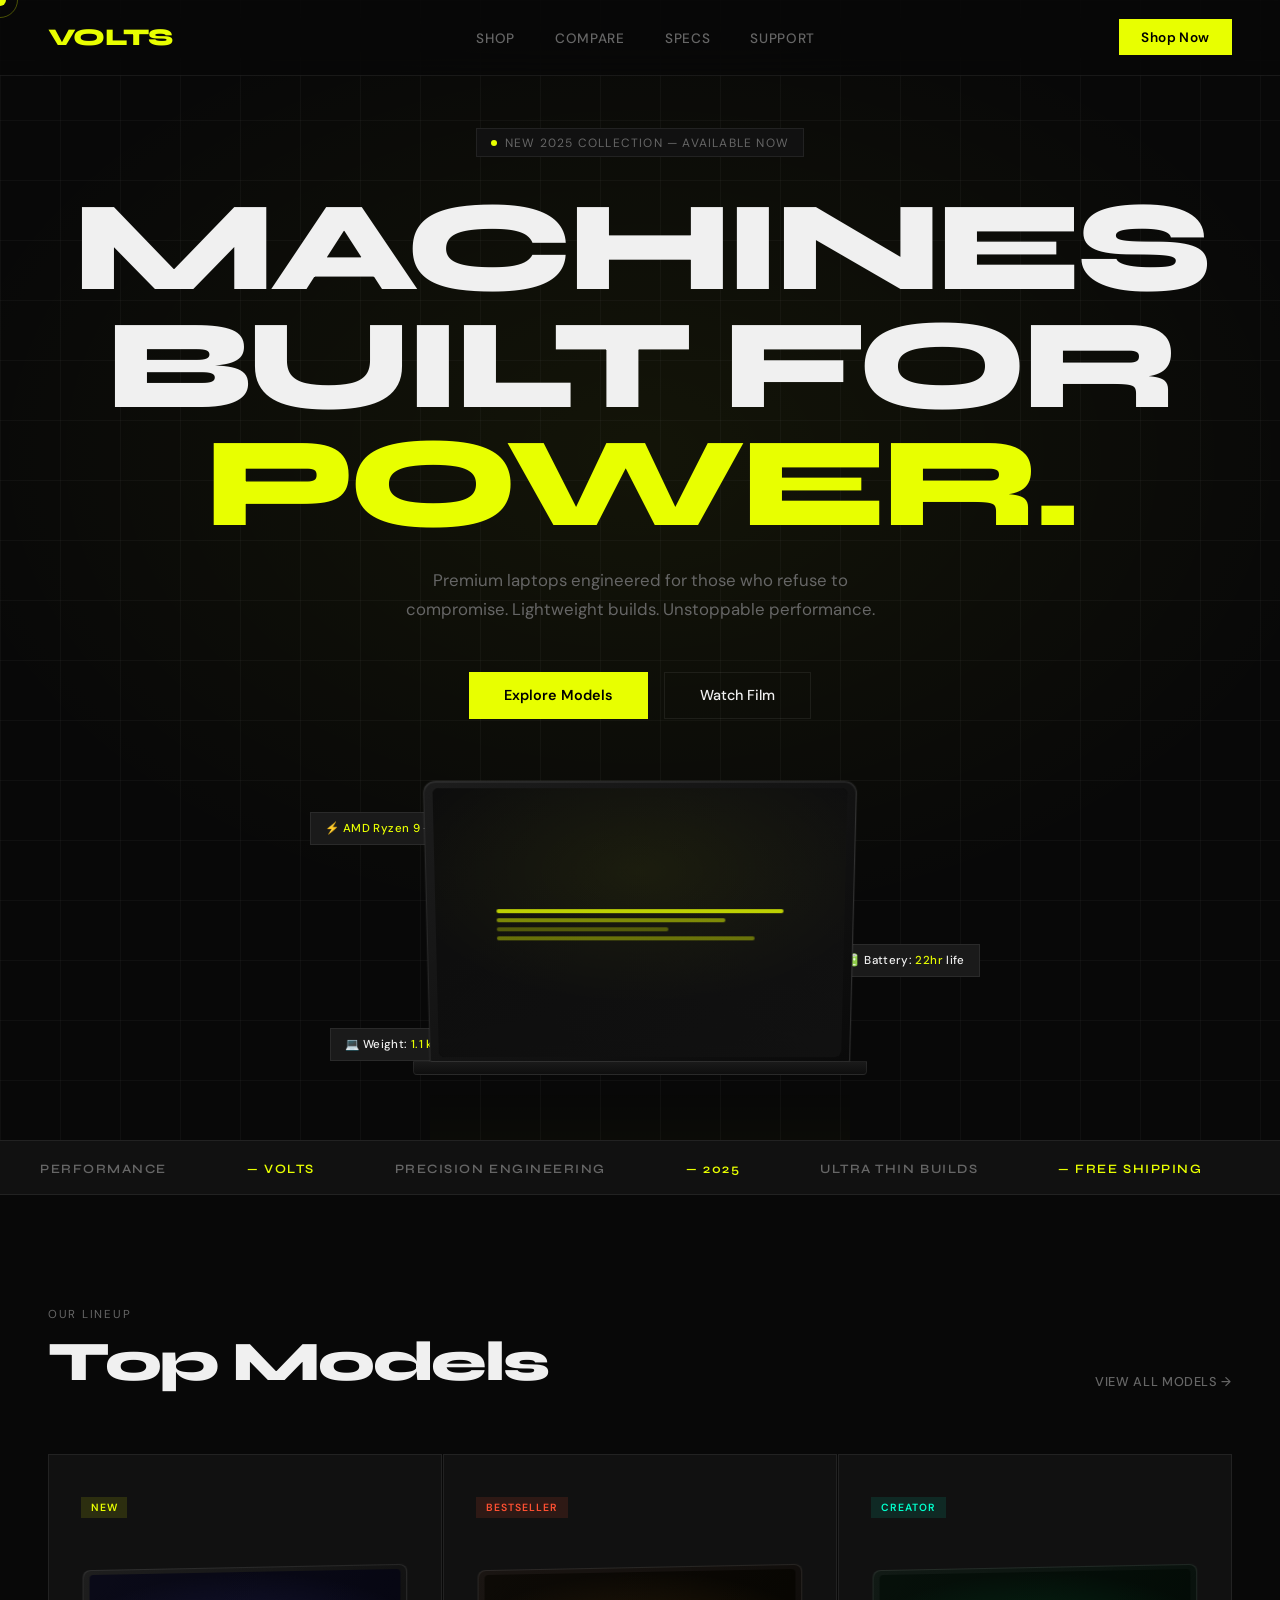
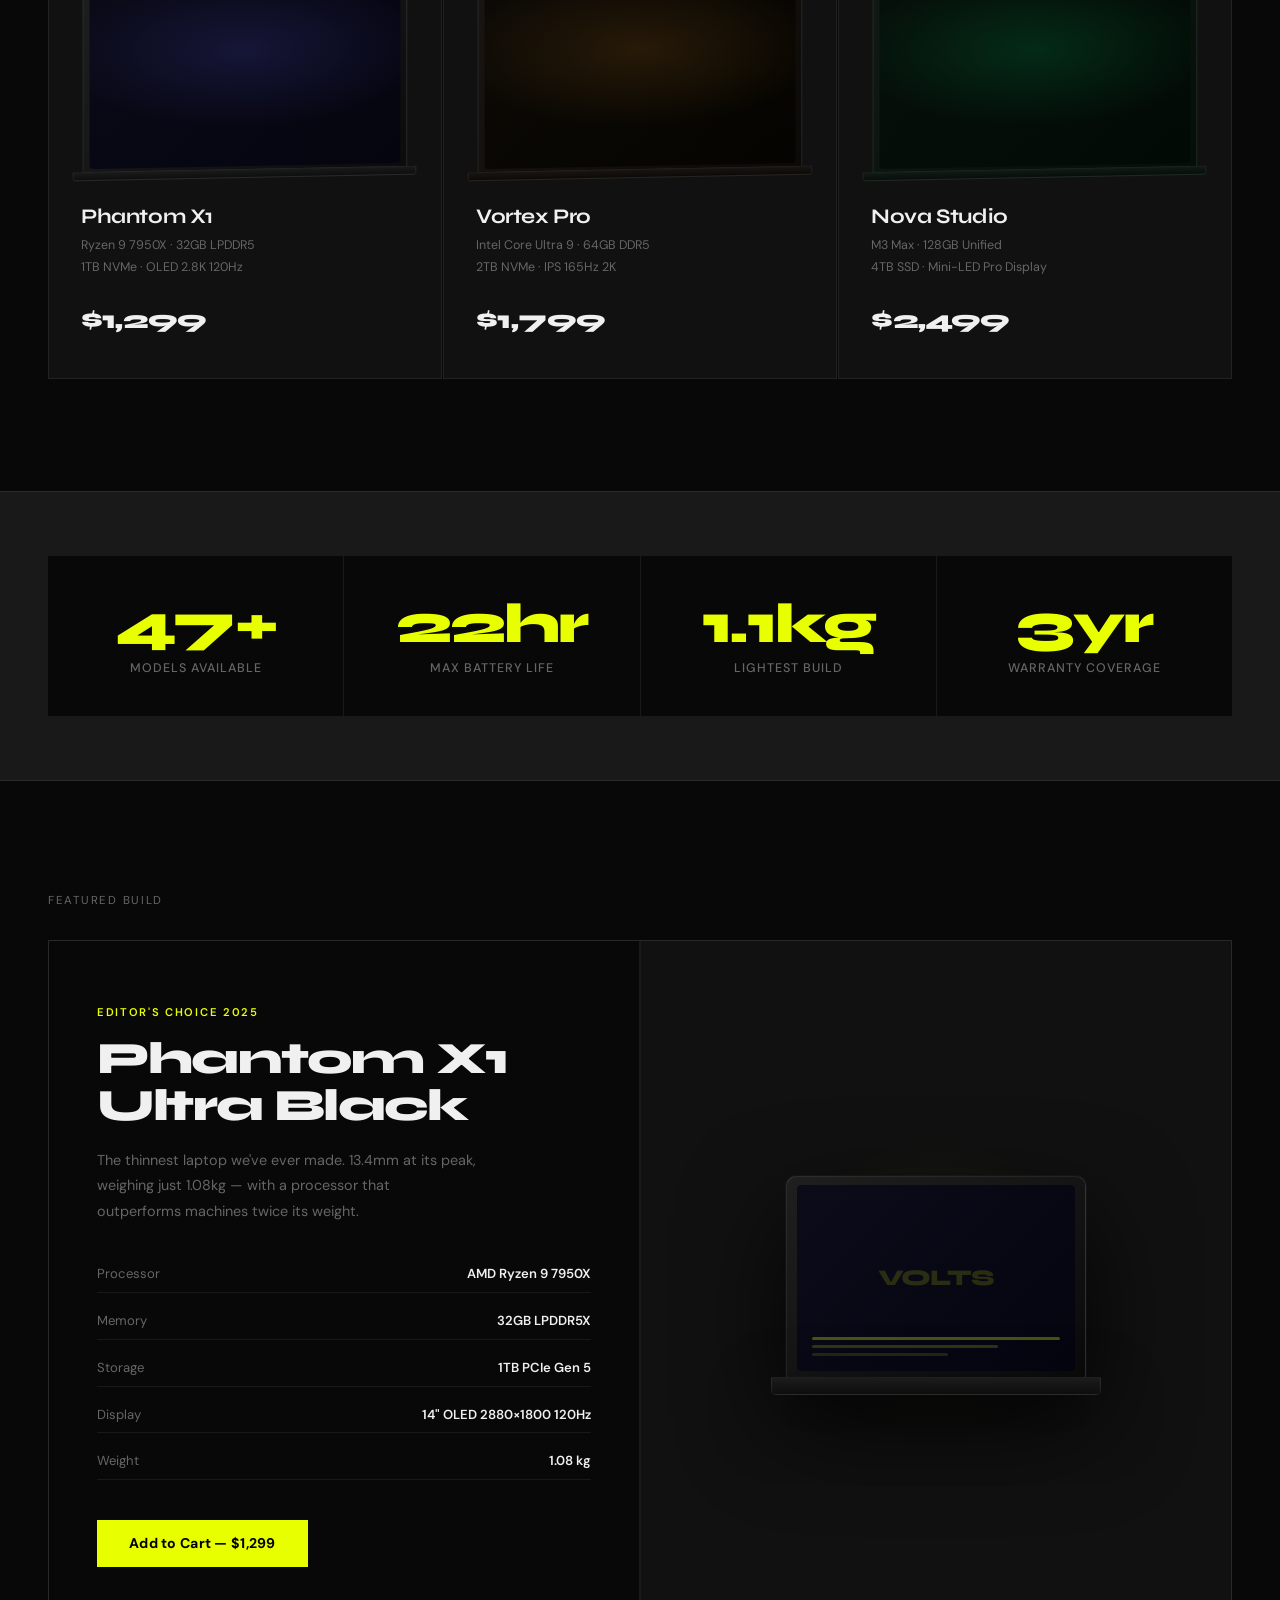
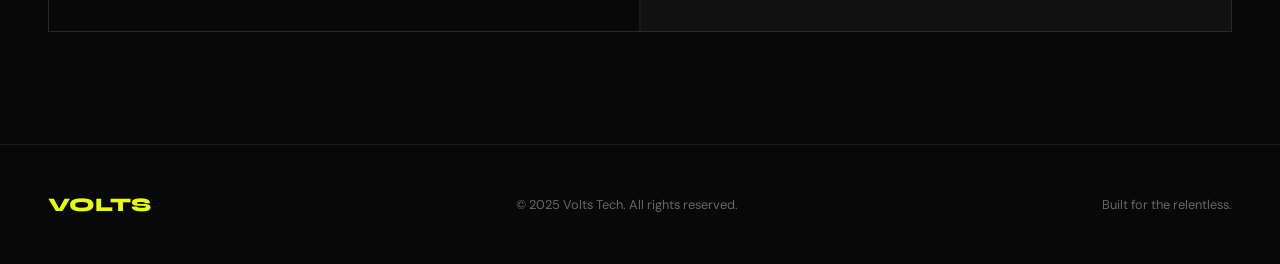
<file: desktop_copies/laptop_store_3d.html>
<!DOCTYPE html>
<html lang="en">
<head>
<meta charset="UTF-8">
<meta name="viewport" content="width=device-width, initial-scale=1.0">
<title>VOLTS — Premium Laptops</title>
<link href="https://fonts.googleapis.com/css2?family=Syne:wght@400;500;600;700;800&family=DM+Sans:wght@300;400;500&display=swap" rel="stylesheet">
<style>
  *, *::before, *::after { margin: 0; padding: 0; box-sizing: border-box; }

  :root {
    --bg: #080808;
    --surface: #111111;
    --surface2: #1a1a1a;
    --accent: #e8ff00;
    --accent2: #00ffcc;
    --text: #f0f0f0;
    --muted: #666;
    --border: rgba(255,255,255,0.07);
  }

  html { scroll-behavior: smooth; }

  body {
    font-family: 'DM Sans', sans-serif;
    background: var(--bg);
    color: var(--text);
    overflow-x: hidden;
    cursor: none;
  }

  /* CURSOR */
  #cursor {
    width: 12px; height: 12px;
    background: var(--accent);
    border-radius: 50%;
    position: fixed;
    pointer-events: none;
    z-index: 9999;
    transition: transform 0.15s, width 0.2s, height 0.2s, background 0.2s;
    transform: translate(-50%, -50%);
  }
  #cursor-trail {
    width: 36px; height: 36px;
    border: 1px solid rgba(232,255,0,0.3);
    border-radius: 50%;
    position: fixed;
    pointer-events: none;
    z-index: 9998;
    transform: translate(-50%, -50%);
    transition: left 0.12s ease-out, top 0.12s ease-out, transform 0.2s;
  }
  body:hover #cursor { opacity: 1; }

  /* NAV */
  nav {
    position: fixed; top: 0; left: 0; right: 0;
    z-index: 100;
    display: flex; align-items: center; justify-content: space-between;
    padding: 1.2rem 3rem;
    background: rgba(8,8,8,0.7);
    backdrop-filter: blur(20px);
    border-bottom: 1px solid var(--border);
  }
  .logo {
    font-family: 'Syne', sans-serif;
    font-size: 1.5rem; font-weight: 800;
    letter-spacing: -0.03em;
    color: var(--accent);
  }
  .nav-links {
    display: flex; gap: 2.5rem; list-style: none;
  }
  .nav-links a {
    text-decoration: none; color: var(--muted);
    font-size: 0.85rem; letter-spacing: 0.05em; text-transform: uppercase;
    font-weight: 500;
    transition: color 0.2s;
  }
  .nav-links a:hover { color: var(--text); }
  .nav-cta {
    background: var(--accent); color: #000;
    border: none; padding: 0.6rem 1.4rem;
    font-family: 'DM Sans', sans-serif;
    font-weight: 600; font-size: 0.85rem;
    cursor: none;
    letter-spacing: 0.03em;
    transition: transform 0.2s, box-shadow 0.2s;
  }
  .nav-cta:hover { transform: scale(1.04); box-shadow: 0 0 20px rgba(232,255,0,0.3); }

  /* HERO */
  .hero {
    min-height: 100vh;
    display: flex; flex-direction: column;
    align-items: center; justify-content: center;
    text-align: center;
    position: relative;
    overflow: hidden;
    padding: 8rem 2rem 4rem;
  }

  .hero-bg {
    position: absolute; inset: 0;
    background: radial-gradient(ellipse 80% 60% at 50% 40%, rgba(232,255,0,0.05) 0%, transparent 70%);
    pointer-events: none;
  }

  .grid-lines {
    position: absolute; inset: 0;
    background-image:
      linear-gradient(rgba(255,255,255,0.03) 1px, transparent 1px),
      linear-gradient(90deg, rgba(255,255,255,0.03) 1px, transparent 1px);
    background-size: 60px 60px;
    pointer-events: none;
  }

  .hero-tag {
    display: inline-flex; align-items: center; gap: 0.5rem;
    background: var(--surface); border: 1px solid var(--border);
    padding: 0.35rem 0.9rem;
    font-size: 0.75rem; letter-spacing: 0.1em; text-transform: uppercase;
    color: var(--muted); margin-bottom: 2rem;
    animation: fadeUp 0.8s ease both;
  }
  .hero-tag::before {
    content: '';
    width: 6px; height: 6px; border-radius: 50%;
    background: var(--accent);
    animation: pulse 2s infinite;
  }

  @keyframes pulse {
    0%, 100% { opacity: 1; transform: scale(1); }
    50% { opacity: 0.5; transform: scale(1.4); }
  }

  h1.hero-title {
    font-family: 'Syne', sans-serif;
    font-size: clamp(3.5rem, 10vw, 8rem);
    font-weight: 800;
    line-height: 0.92;
    letter-spacing: -0.04em;
    margin-bottom: 1.5rem;
    animation: fadeUp 0.8s 0.1s ease both;
  }
  .accent-word { color: var(--accent); }

  .hero-sub {
    font-size: 1.05rem; color: var(--muted);
    max-width: 480px; line-height: 1.7;
    margin-bottom: 3rem;
    animation: fadeUp 0.8s 0.2s ease both;
  }

  .hero-btns {
    display: flex; gap: 1rem;
    animation: fadeUp 0.8s 0.3s ease both;
  }
  .btn-primary {
    background: var(--accent); color: #000;
    padding: 0.85rem 2.2rem; border: none;
    font-family: 'DM Sans'; font-weight: 600; font-size: 0.9rem;
    cursor: none; transition: transform 0.2s, box-shadow 0.2s;
  }
  .btn-primary:hover { transform: translateY(-2px); box-shadow: 0 8px 30px rgba(232,255,0,0.25); }
  .btn-ghost {
    background: transparent; color: var(--text);
    padding: 0.85rem 2.2rem;
    border: 1px solid var(--border);
    font-family: 'DM Sans'; font-weight: 500; font-size: 0.9rem;
    cursor: none; transition: border-color 0.2s, background 0.2s;
  }
  .btn-ghost:hover { border-color: var(--muted); background: var(--surface); }

  @keyframes fadeUp {
    from { opacity: 0; transform: translateY(24px); }
    to { opacity: 1; transform: translateY(0); }
  }

  /* 3D LAPTOP SCENE */
  .laptop-scene {
    position: relative;
    margin-top: 4rem;
    animation: fadeUp 0.8s 0.4s ease both;
    perspective: 1200px;
  }

  .laptop-3d {
    width: 420px;
    transform-style: preserve-3d;
    animation: float3d 6s ease-in-out infinite;
    position: relative;
  }

  @keyframes float3d {
    0%, 100% { transform: rotateX(8deg) rotateY(-12deg) translateY(0px); }
    33% { transform: rotateX(10deg) rotateY(8deg) translateY(-12px); }
    66% { transform: rotateX(6deg) rotateY(-5deg) translateY(-6px); }
  }

  .laptop-lid {
    width: 100%; padding-bottom: 66%;
    background: linear-gradient(145deg, #1c1c1c, #0a0a0a);
    border-radius: 12px 12px 2px 2px;
    position: relative;
    border: 1px solid rgba(255,255,255,0.1);
    box-shadow:
      0 0 0 1px rgba(255,255,255,0.03),
      inset 0 1px 0 rgba(255,255,255,0.06);
    transform-origin: bottom center;
    transform: rotateX(-8deg);
  }

  .laptop-screen {
    position: absolute;
    inset: 6px 8px 4px 8px;
    background: #000;
    border-radius: 6px;
    overflow: hidden;
    display: flex; align-items: center; justify-content: center;
  }

  .screen-content {
    width: 100%; height: 100%;
    background: linear-gradient(135deg, #0d0d0d 0%, #111 100%);
    display: flex; flex-direction: column;
    align-items: center; justify-content: center;
    gap: 6px;
    position: relative;
    overflow: hidden;
  }

  .screen-bars {
    width: 70%; display: flex; flex-direction: column; gap: 5px;
  }
  .bar {
    height: 4px; border-radius: 2px;
    background: var(--accent);
    opacity: 0.8;
    animation: barLoad 3s ease infinite;
  }
  .bar:nth-child(2) { width: 80%; opacity: 0.5; animation-delay: 0.2s; }
  .bar:nth-child(3) { width: 60%; opacity: 0.3; animation-delay: 0.4s; }
  .bar:nth-child(4) { width: 90%; opacity: 0.4; animation-delay: 0.1s; }

  @keyframes barLoad {
    0%, 100% { opacity: 0.8; }
    50% { opacity: 0.2; }
  }

  .screen-glow {
    position: absolute; inset: 0;
    background: radial-gradient(ellipse 60% 50% at 50% 30%, rgba(232,255,0,0.06), transparent);
    pointer-events: none;
  }

  .laptop-base {
    width: 108%; margin-left: -4%;
    height: 14px;
    background: linear-gradient(180deg, #1a1a1a, #0e0e0e);
    border-radius: 0 0 4px 4px;
    border: 1px solid rgba(255,255,255,0.07);
    position: relative;
    top: -1px;
  }

  .laptop-reflect {
    position: absolute;
    bottom: -60px; left: 0; right: 0;
    height: 60px;
    background: linear-gradient(180deg, rgba(232,255,0,0.04), transparent);
    transform: scaleY(-1) translateY(-10px);
    opacity: 0.5;
    pointer-events: none;
  }

  /* ORBIT BADGES */
  .orbit-badge {
    position: absolute;
    background: var(--surface2);
    border: 1px solid var(--border);
    padding: 0.5rem 0.9rem;
    font-size: 0.72rem;
    font-weight: 500;
    white-space: nowrap;
    color: var(--text);
    letter-spacing: 0.03em;
    animation: orbitBadge 8s ease-in-out infinite;
  }
  .orbit-badge span { color: var(--accent); }
  .badge-1 { top: 10%; left: -120px; animation-delay: 0s; }
  .badge-2 { top: 55%; right: -130px; animation-delay: 2s; }
  .badge-3 { bottom: 5%; left: -100px; animation-delay: 4s; }

  @keyframes orbitBadge {
    0%, 100% { transform: translateY(0px); opacity: 0.8; }
    50% { transform: translateY(-8px); opacity: 1; }
  }

  /* MARQUEE */
  .marquee-wrap {
    border-top: 1px solid var(--border);
    border-bottom: 1px solid var(--border);
    background: var(--surface);
    overflow: hidden;
    padding: 1rem 0;
    white-space: nowrap;
  }
  .marquee-track {
    display: inline-flex; gap: 0;
    animation: marquee 20s linear infinite;
  }
  .marquee-item {
    font-family: 'Syne', sans-serif;
    font-size: 0.8rem; font-weight: 600;
    letter-spacing: 0.12em; text-transform: uppercase;
    color: var(--muted);
    padding: 0 2.5rem;
  }
  .marquee-item.accent { color: var(--accent); }
  .marquee-dot {
    color: var(--border); margin: 0 0.5rem;
  }

  @keyframes marquee {
    0% { transform: translateX(0); }
    100% { transform: translateX(-50%); }
  }

  /* PRODUCTS */
  .section { padding: 7rem 3rem; }
  .section-header {
    display: flex; align-items: flex-end;
    justify-content: space-between;
    margin-bottom: 4rem;
  }
  .section-label {
    font-size: 0.72rem; letter-spacing: 0.15em; text-transform: uppercase;
    color: var(--muted); margin-bottom: 0.75rem;
  }
  .section-title {
    font-family: 'Syne', sans-serif;
    font-size: clamp(2rem, 5vw, 3.5rem);
    font-weight: 800; letter-spacing: -0.04em;
    line-height: 1;
  }
  .see-all {
    font-size: 0.8rem; color: var(--muted);
    text-decoration: none; letter-spacing: 0.05em;
    text-transform: uppercase; font-weight: 500;
    transition: color 0.2s;
    cursor: none;
  }
  .see-all:hover { color: var(--accent); }

  .products-grid {
    display: grid;
    grid-template-columns: repeat(3, 1fr);
    gap: 1.5px;
  }

  .product-card {
    background: var(--surface);
    border: 1px solid var(--border);
    padding: 2.5rem 2rem;
    position: relative;
    overflow: hidden;
    cursor: none;
    transition: background 0.3s;
    group: true;
  }
  .product-card:hover { background: var(--surface2); }
  .product-card:hover .card-arrow { opacity: 1; transform: translate(0,0); }
  .product-card:hover .card-glow { opacity: 1; }
  .product-card:hover .mini-laptop { transform: rotateX(12deg) rotateY(15deg) translateY(-8px) scale(1.06); }

  .card-badge {
    display: inline-block;
    padding: 0.25rem 0.6rem;
    font-size: 0.65rem; letter-spacing: 0.1em; text-transform: uppercase;
    font-weight: 600; margin-bottom: 1.5rem;
  }
  .badge-new { background: rgba(232,255,0,0.12); color: var(--accent); }
  .badge-hot { background: rgba(255,80,50,0.12); color: #ff5032; }
  .badge-pro { background: rgba(0,255,204,0.1); color: var(--accent2); }

  .mini-laptop {
    width: 100%;
    margin: 1.5rem 0;
    perspective: 600px;
    transform-style: preserve-3d;
    transform: rotateX(8deg) rotateY(-8deg);
    transition: transform 0.5s ease;
  }

  .mini-lid {
    width: 100%;
    padding-bottom: 62%;
    border-radius: 8px 8px 1px 1px;
    position: relative;
    border: 1px solid rgba(255,255,255,0.1);
  }
  .mini-screen {
    position: absolute;
    inset: 4px 6px 3px 6px;
    border-radius: 4px;
    display: flex; align-items: center; justify-content: center;
    overflow: hidden;
  }
  .mini-base {
    width: 106%; margin-left: -3%;
    height: 9px;
    border-radius: 0 0 3px 3px;
    position: relative; top: -1px;
    border: 1px solid rgba(255,255,255,0.07);
  }

  /* individual laptop colors */
  .laptop-a .mini-lid { background: linear-gradient(135deg, #1e1e1e, #0c0c0c); }
  .laptop-a .mini-screen { background: linear-gradient(135deg, #0a0a18, #050510); }
  .laptop-a .mini-base { background: linear-gradient(180deg, #1a1a1a, #0e0e0e); }
  .laptop-a .mini-screen::after { content: ''; position: absolute; inset: 0; background: radial-gradient(ellipse 60% 40% at 50% 40%, rgba(100,100,255,0.15), transparent); }

  .laptop-b .mini-lid { background: linear-gradient(135deg, #1a1512, #0c0a08); }
  .laptop-b .mini-screen { background: linear-gradient(135deg, #0d0a06, #050400); }
  .laptop-b .mini-base { background: linear-gradient(180deg, #181410, #0c0a08); }
  .laptop-b .mini-screen::after { content: ''; position: absolute; inset: 0; background: radial-gradient(ellipse 60% 40% at 50% 40%, rgba(255,160,40,0.12), transparent); }

  .laptop-c .mini-lid { background: linear-gradient(135deg, #111a15, #050e09); }
  .laptop-c .mini-screen { background: linear-gradient(135deg, #06100a, #020a05); }
  .laptop-c .mini-base { background: linear-gradient(180deg, #111a14, #080e0b); }
  .laptop-c .mini-screen::after { content: ''; position: absolute; inset: 0; background: radial-gradient(ellipse 60% 40% at 50% 40%, rgba(0,255,130,0.12), transparent); }

  .card-name {
    font-family: 'Syne', sans-serif;
    font-size: 1.3rem; font-weight: 700;
    letter-spacing: -0.02em;
    margin-bottom: 0.4rem;
  }
  .card-specs {
    font-size: 0.78rem; color: var(--muted);
    line-height: 1.7; margin-bottom: 1.5rem;
  }
  .card-price-row {
    display: flex; align-items: center;
    justify-content: space-between;
  }
  .card-price {
    font-family: 'Syne', sans-serif;
    font-size: 1.6rem; font-weight: 800;
    letter-spacing: -0.03em;
  }
  .card-arrow {
    width: 36px; height: 36px;
    border: 1px solid var(--border);
    display: flex; align-items: center; justify-content: center;
    opacity: 0;
    transform: translate(-4px, 4px);
    transition: opacity 0.3s, transform 0.3s;
    font-size: 1rem;
  }

  .card-glow {
    position: absolute;
    width: 200px; height: 200px;
    border-radius: 50%;
    background: radial-gradient(circle, rgba(232,255,0,0.06), transparent 70%);
    top: -50px; right: -50px;
    opacity: 0;
    transition: opacity 0.4s;
    pointer-events: none;
  }

  /* SPECS STRIP */
  .specs-strip {
    background: var(--surface);
    border-top: 1px solid var(--border);
    border-bottom: 1px solid var(--border);
    padding: 4rem 3rem;
    display: grid;
    grid-template-columns: repeat(4, 1fr);
    gap: 1px;
    background-color: var(--border);
  }
  .spec-block {
    padding: 2.5rem 2rem;
    background: var(--bg);
    text-align: center;
  }
  .spec-num {
    font-family: 'Syne', sans-serif;
    font-size: 3.5rem; font-weight: 800;
    letter-spacing: -0.04em;
    color: var(--accent);
    line-height: 1;
    margin-bottom: 0.5rem;
  }
  .spec-label {
    font-size: 0.78rem; color: var(--muted);
    letter-spacing: 0.08em; text-transform: uppercase;
    font-weight: 500;
  }

  /* FEATURED */
  .featured-block {
    display: grid;
    grid-template-columns: 1fr 1fr;
    gap: 1.5px;
    background: var(--border);
    border: 1px solid var(--border);
  }
  .featured-info {
    background: var(--bg);
    padding: 4rem 3rem;
    display: flex; flex-direction: column;
    justify-content: center;
  }
  .featured-tag {
    font-size: 0.7rem; letter-spacing: 0.15em; text-transform: uppercase;
    color: var(--accent); font-weight: 600; margin-bottom: 1rem;
  }
  .featured-title {
    font-family: 'Syne', sans-serif;
    font-size: 2.8rem; font-weight: 800;
    letter-spacing: -0.04em; line-height: 1.05;
    margin-bottom: 1.2rem;
  }
  .featured-desc {
    color: var(--muted); font-size: 0.9rem;
    line-height: 1.75; margin-bottom: 2rem;
    max-width: 380px;
  }
  .featured-specs {
    display: flex; flex-direction: column; gap: 0.6rem;
    margin-bottom: 2.5rem;
  }
  .spec-row {
    display: flex; justify-content: space-between;
    align-items: center;
    padding: 0.6rem 0;
    border-bottom: 1px solid var(--border);
    font-size: 0.82rem;
  }
  .spec-row-label { color: var(--muted); }
  .spec-row-val { font-weight: 600; color: var(--text); }
  .btn-add {
    display: inline-flex; align-items: center; gap: 0.5rem;
    background: var(--accent); color: #000;
    padding: 0.9rem 2rem;
    border: none; cursor: none;
    font-family: 'DM Sans'; font-weight: 700; font-size: 0.88rem;
    letter-spacing: 0.02em;
    transition: transform 0.2s, box-shadow 0.2s;
    width: fit-content;
  }
  .btn-add:hover { transform: translateY(-2px); box-shadow: 0 8px 30px rgba(232,255,0,0.25); }

  .featured-visual {
    background: var(--surface);
    display: flex; align-items: center; justify-content: center;
    position: relative; overflow: hidden;
    min-height: 500px;
  }

  .big-laptop {
    perspective: 1000px;
    transform-style: preserve-3d;
  }

  .big-laptop-inner {
    animation: bigFloat 7s ease-in-out infinite;
    transform-style: preserve-3d;
  }
  @keyframes bigFloat {
    0%, 100% { transform: rotateX(10deg) rotateY(-15deg) translateY(0); }
    40% { transform: rotateX(8deg) rotateY(10deg) translateY(-16px); }
    70% { transform: rotateX(12deg) rotateY(-5deg) translateY(-8px); }
  }

  .big-lid {
    width: 300px;
    padding-bottom: 200px;
    background: linear-gradient(145deg, #1f1f1f, #0a0a0a);
    border-radius: 10px 10px 2px 2px;
    border: 1px solid rgba(255,255,255,0.1);
    position: relative;
    box-shadow: 0 40px 100px rgba(0,0,0,0.8), 0 0 0 1px rgba(255,255,255,0.03);
  }
  .big-scr {
    position: absolute;
    inset: 8px 10px 6px 10px;
    background: #000;
    border-radius: 5px;
    overflow: hidden;
  }
  .big-scr-inner {
    width: 100%; height: 100%;
    background: linear-gradient(135deg, #0b0b1a, #050510);
    display: flex; align-items: center; justify-content: center;
    position: relative;
  }
  .big-scr-inner::before {
    content: 'VOLTS';
    font-family: 'Syne', sans-serif;
    font-size: 1.4rem; font-weight: 800;
    letter-spacing: -0.04em;
    color: var(--accent);
    opacity: 0.15;
    position: absolute;
  }
  .scr-lines {
    position: absolute; bottom: 15px; left: 15px; right: 15px;
    display: flex; flex-direction: column; gap: 5px;
  }
  .scr-line {
    height: 3px; background: rgba(232,255,0,0.3);
    border-radius: 2px;
    animation: lineAnim 3.5s ease infinite;
  }
  .scr-line:nth-child(2) { width: 75%; opacity: 0.6; animation-delay: 0.3s; }
  .scr-line:nth-child(3) { width: 55%; opacity: 0.4; animation-delay: 0.6s; }
  @keyframes lineAnim {
    0%, 100% { opacity: 0.6; }
    50% { opacity: 0.15; }
  }

  .big-base {
    width: 110%; margin-left: -5%;
    height: 18px;
    background: linear-gradient(180deg, #1c1c1c, #0d0d0d);
    border-radius: 0 0 5px 5px;
    border: 1px solid rgba(255,255,255,0.07);
    position: relative; top: -1px;
    box-shadow: 0 20px 60px rgba(0,0,0,0.5);
  }

  .featured-glow {
    position: absolute;
    width: 300px; height: 300px;
    border-radius: 50%;
    background: radial-gradient(circle, rgba(232,255,0,0.07), transparent 70%);
    top: 50%; left: 50%;
    transform: translate(-50%, -50%);
    pointer-events: none;
  }

  /* FOOTER */
  footer {
    border-top: 1px solid var(--border);
    padding: 3rem;
    display: flex; align-items: center; justify-content: space-between;
    color: var(--muted); font-size: 0.8rem;
  }
  .footer-logo {
    font-family: 'Syne', sans-serif;
    font-size: 1.2rem; font-weight: 800;
    color: var(--accent);
  }

  /* SCROLL REVEAL */
  .reveal {
    opacity: 0; transform: translateY(30px);
    transition: opacity 0.7s ease, transform 0.7s ease;
  }
  .reveal.visible { opacity: 1; transform: translateY(0); }

  /* MEDIA */
  @media (max-width: 900px) {
    nav { padding: 1rem 1.5rem; }
    .nav-links { display: none; }
    .section { padding: 5rem 1.5rem; }
    .products-grid { grid-template-columns: 1fr; gap: 1px; }
    .featured-block { grid-template-columns: 1fr; }
    .featured-visual { min-height: 300px; }
    .specs-strip { grid-template-columns: repeat(2,1fr); }
    .section-header { flex-direction: column; align-items: flex-start; gap: 1rem; }
    h1.hero-title { font-size: 3rem; }
    .laptop-3d { width: 280px; }
    .orbit-badge { display: none; }
  }
</style>
</head>
<body>

<div id="cursor"></div>
<div id="cursor-trail"></div>

<!-- NAV -->
<nav>
  <div class="logo">VOLTS</div>
  <ul class="nav-links">
    <li><a href="#">Shop</a></li>
    <li><a href="#">Compare</a></li>
    <li><a href="#">Specs</a></li>
    <li><a href="#">Support</a></li>
  </ul>
  <button class="nav-cta">Shop Now</button>
</nav>

<!-- HERO -->
<section class="hero">
  <div class="hero-bg"></div>
  <div class="grid-lines"></div>
  <div class="hero-tag">New 2025 Collection — Available Now</div>
  <h1 class="hero-title">MACHINES<br>BUILT FOR<br><span class="accent-word">POWER.</span></h1>
  <p class="hero-sub">Premium laptops engineered for those who refuse to compromise. Lightweight builds. Unstoppable performance.</p>
  <div class="hero-btns">
    <button class="btn-primary">Explore Models</button>
    <button class="btn-ghost">Watch Film</button>
  </div>

  <div class="laptop-scene">
    <div class="orbit-badge badge-1">⚡ <span>AMD Ryzen 9</span> — 5.4 GHz</div>
    <div class="orbit-badge badge-2">🔋 Battery: <span>22hr</span> life</div>
    <div class="orbit-badge badge-3">💻 Weight: <span>1.1 kg</span></div>

    <div class="laptop-3d">
      <div class="laptop-lid">
        <div class="laptop-screen">
          <div class="screen-content">
            <div class="screen-bars">
              <div class="bar"></div>
              <div class="bar"></div>
              <div class="bar"></div>
              <div class="bar"></div>
            </div>
            <div class="screen-glow"></div>
          </div>
        </div>
      </div>
      <div class="laptop-base"></div>
      <div class="laptop-reflect"></div>
    </div>
  </div>
</section>

<!-- MARQUEE -->
<div class="marquee-wrap">
  <div class="marquee-track">
    <span class="marquee-item">Performance</span>
    <span class="marquee-item accent">— VOLTS</span>
    <span class="marquee-item">Precision Engineering</span>
    <span class="marquee-item accent">— 2025</span>
    <span class="marquee-item">Ultra Thin Builds</span>
    <span class="marquee-item accent">— Free Shipping</span>
    <span class="marquee-item">Next-Gen Chips</span>
    <span class="marquee-item accent">— Premium Grade</span>
    <span class="marquee-item">Performance</span>
    <span class="marquee-item accent">— VOLTS</span>
    <span class="marquee-item">Precision Engineering</span>
    <span class="marquee-item accent">— 2025</span>
    <span class="marquee-item">Ultra Thin Builds</span>
    <span class="marquee-item accent">— Free Shipping</span>
    <span class="marquee-item">Next-Gen Chips</span>
    <span class="marquee-item accent">— Premium Grade</span>
  </div>
</div>

<!-- PRODUCTS -->
<section class="section reveal">
  <div class="section-header">
    <div>
      <p class="section-label">Our Lineup</p>
      <h2 class="section-title">Top Models</h2>
    </div>
    <a href="#" class="see-all">View all models →</a>
  </div>

  <div class="products-grid">
    <div class="product-card">
      <div class="card-glow"></div>
      <span class="card-badge badge-new">New</span>
      <div class="mini-laptop laptop-a">
        <div class="mini-lid">
          <div class="mini-screen"></div>
        </div>
        <div class="mini-base"></div>
      </div>
      <p class="card-name">Phantom X1</p>
      <p class="card-specs">Ryzen 9 7950X · 32GB LPDDR5<br>1TB NVMe · OLED 2.8K 120Hz</p>
      <div class="card-price-row">
        <span class="card-price">$1,299</span>
        <div class="card-arrow">→</div>
      </div>
    </div>

    <div class="product-card">
      <div class="card-glow"></div>
      <span class="card-badge badge-hot">Bestseller</span>
      <div class="mini-laptop laptop-b">
        <div class="mini-lid">
          <div class="mini-screen"></div>
        </div>
        <div class="mini-base"></div>
      </div>
      <p class="card-name">Vortex Pro</p>
      <p class="card-specs">Intel Core Ultra 9 · 64GB DDR5<br>2TB NVMe · IPS 165Hz 2K</p>
      <div class="card-price-row">
        <span class="card-price">$1,799</span>
        <div class="card-arrow">→</div>
      </div>
    </div>

    <div class="product-card">
      <div class="card-glow"></div>
      <span class="card-badge badge-pro">Creator</span>
      <div class="mini-laptop laptop-c">
        <div class="mini-lid">
          <div class="mini-screen"></div>
        </div>
        <div class="mini-base"></div>
      </div>
      <p class="card-name">Nova Studio</p>
      <p class="card-specs">M3 Max · 128GB Unified<br>4TB SSD · Mini-LED Pro Display</p>
      <div class="card-price-row">
        <span class="card-price">$2,499</span>
        <div class="card-arrow">→</div>
      </div>
    </div>
  </div>
</section>

<!-- STATS STRIP -->
<div class="specs-strip reveal">
  <div class="spec-block">
    <div class="spec-num">47+</div>
    <div class="spec-label">Models Available</div>
  </div>
  <div class="spec-block">
    <div class="spec-num">22hr</div>
    <div class="spec-label">Max Battery Life</div>
  </div>
  <div class="spec-block">
    <div class="spec-num">1.1kg</div>
    <div class="spec-label">Lightest Build</div>
  </div>
  <div class="spec-block">
    <div class="spec-num">3yr</div>
    <div class="spec-label">Warranty Coverage</div>
  </div>
</div>

<!-- FEATURED -->
<section class="section reveal">
  <div class="section-label" style="margin-bottom:2rem">Featured Build</div>
  <div class="featured-block">
    <div class="featured-info">
      <p class="featured-tag">Editor's Choice 2025</p>
      <h3 class="featured-title">Phantom X1<br>Ultra Black</h3>
      <p class="featured-desc">The thinnest laptop we've ever made. 13.4mm at its peak, weighing just 1.08kg — with a processor that outperforms machines twice its weight.</p>
      <div class="featured-specs">
        <div class="spec-row">
          <span class="spec-row-label">Processor</span>
          <span class="spec-row-val">AMD Ryzen 9 7950X</span>
        </div>
        <div class="spec-row">
          <span class="spec-row-label">Memory</span>
          <span class="spec-row-val">32GB LPDDR5X</span>
        </div>
        <div class="spec-row">
          <span class="spec-row-label">Storage</span>
          <span class="spec-row-val">1TB PCIe Gen 5</span>
        </div>
        <div class="spec-row">
          <span class="spec-row-label">Display</span>
          <span class="spec-row-val">14" OLED 2880×1800 120Hz</span>
        </div>
        <div class="spec-row">
          <span class="spec-row-label">Weight</span>
          <span class="spec-row-val">1.08 kg</span>
        </div>
      </div>
      <button class="btn-add">Add to Cart — $1,299</button>
    </div>

    <div class="featured-visual">
      <div class="featured-glow"></div>
      <div class="big-laptop">
        <div class="big-laptop-inner">
          <div class="big-lid">
            <div class="big-scr">
              <div class="big-scr-inner">
                <div class="scr-lines">
                  <div class="scr-line"></div>
                  <div class="scr-line"></div>
                  <div class="scr-line"></div>
                </div>
              </div>
            </div>
          </div>
          <div class="big-base"></div>
        </div>
      </div>
    </div>
  </div>
</section>

<!-- FOOTER -->
<footer>
  <div class="footer-logo">VOLTS</div>
  <span>© 2025 Volts Tech. All rights reserved.</span>
  <span>Built for the relentless.</span>
</footer>

<script>
  const cursor = document.getElementById('cursor');
  const trail = document.getElementById('cursor-trail');
  let mx = 0, my = 0;

  document.addEventListener('mousemove', e => {
    mx = e.clientX; my = e.clientY;
    cursor.style.left = mx + 'px';
    cursor.style.top = my + 'px';
    setTimeout(() => {
      trail.style.left = mx + 'px';
      trail.style.top = my + 'px';
    }, 60);
  });

  document.querySelectorAll('button, a, .product-card, .see-all').forEach(el => {
    el.addEventListener('mouseenter', () => {
      cursor.style.transform = 'translate(-50%,-50%) scale(2.5)';
      cursor.style.background = '#e8ff00';
      cursor.style.mixBlendMode = 'difference';
    });
    el.addEventListener('mouseleave', () => {
      cursor.style.transform = 'translate(-50%,-50%) scale(1)';
      cursor.style.mixBlendMode = 'normal';
    });
  });

  const observer = new IntersectionObserver(entries => {
    entries.forEach(e => {
      if (e.isIntersecting) {
        e.target.classList.add('visible');
      }
    });
  }, { threshold: 0.15 });

  document.querySelectorAll('.reveal').forEach(el => observer.observe(el));

  document.querySelectorAll('.product-card').forEach(card => {
    card.addEventListener('mousemove', e => {
      const rect = card.getBoundingClientRect();
      const x = (e.clientX - rect.left) / rect.width - 0.5;
      const y = (e.clientY - rect.top) / rect.height - 0.5;
      card.style.transform = `perspective(600px) rotateX(${-y * 6}deg) rotateY(${x * 6}deg)`;
    });
    card.addEventListener('mouseleave', () => {
      card.style.transform = 'none';
    });
  });

  const counters = document.querySelectorAll('.spec-num');
  const countObserver = new IntersectionObserver(entries => {
    entries.forEach(entry => {
      if (entry.isIntersecting) {
        entry.target.style.animation = 'fadeUp 0.6s ease both';
        countObserver.unobserve(entry.target);
      }
    });
  }, { threshold: 0.5 });
  counters.forEach(c => countObserver.observe(c));
</script>
</body>
</html>
</file>
